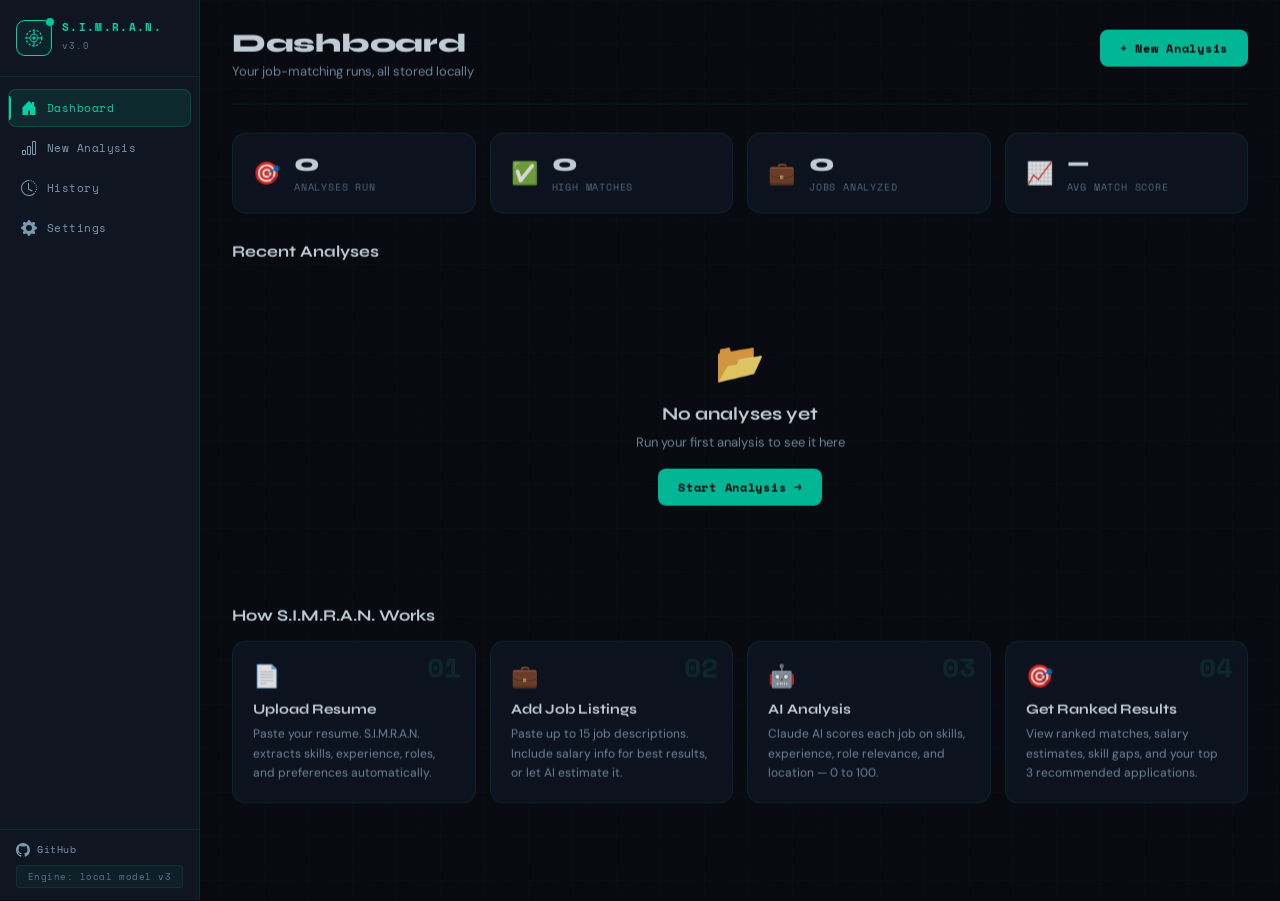
<file: index.html>
<!DOCTYPE html>
<html lang="en">
<head>
  <meta charset="UTF-8">
  <title>S.I.M.R.A.N.</title>
  <!-- the app lives in web/; this just forwards Pages visitors there -->
  <meta http-equiv="refresh" content="0; url=web/">
  <link rel="canonical" href="web/">
</head>
<body>
  <p>Redirecting to the app… <a href="web/">click here</a> if nothing happens.</p>
</body>
</html>
</file>
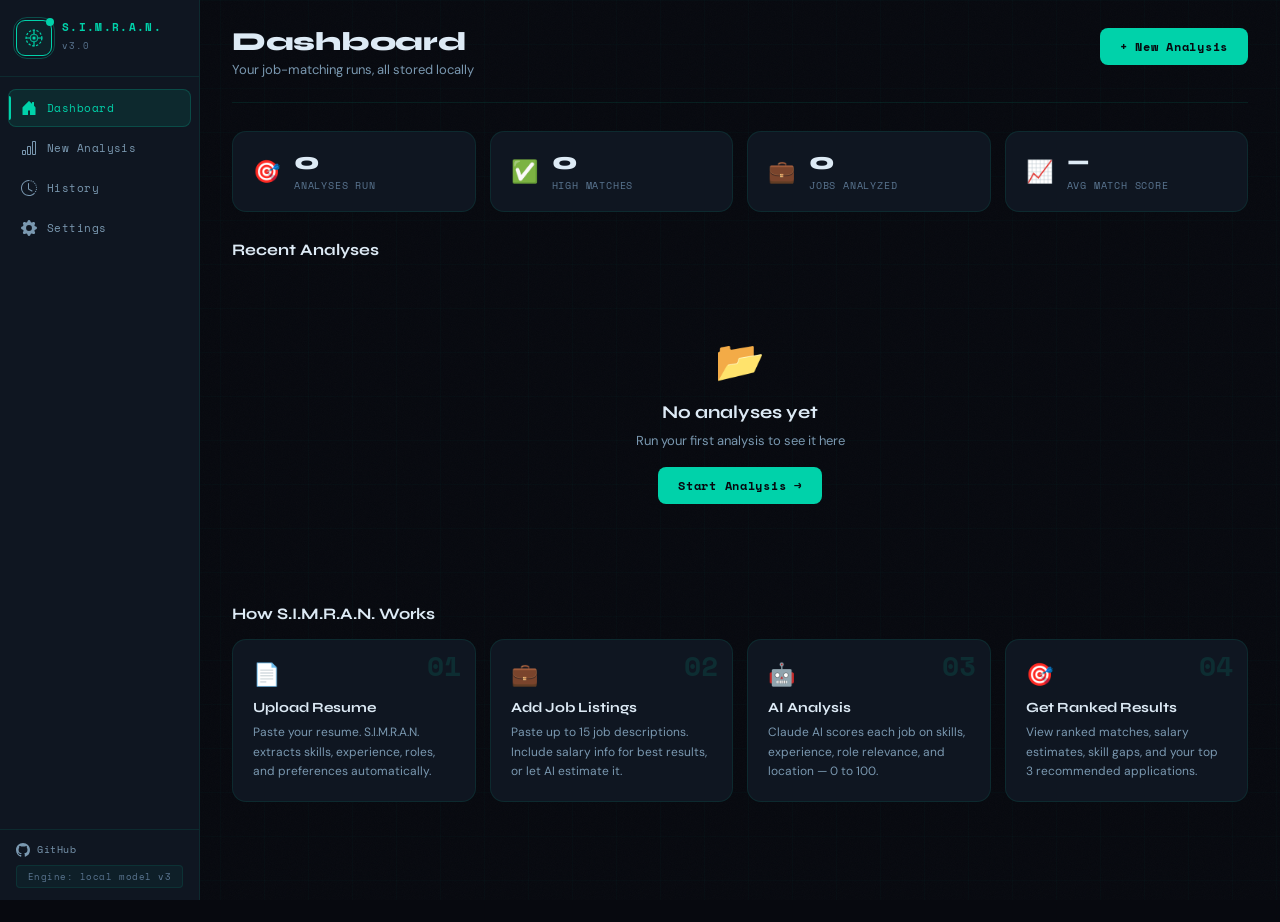
<file: web/index.html>
<!DOCTYPE html>
<html lang="en">
<head>
  <meta charset="UTF-8" />
  <meta name="viewport" content="width=device-width, initial-scale=1.0"/>
  <title>S.I.M.R.A.N. — AI Job Hunting Assistant</title>
  <meta name="description" content="Smart Intelligent Model for Recruitment and Analysis Network — AI-powered job matching engine."/>
  <link rel="icon" type="image/svg+xml" href="assets/favicon.svg"/>
  <link href="https://fonts.googleapis.com/css2?family=Space+Mono:ital,wght@0,400;0,700;1,400&family=Syne:wght@400;600;700;800&family=DM+Sans:opsz,wght@9..40,300;9..40,400;9..40,500&display=swap" rel="stylesheet"/>
  <link rel="stylesheet" href="css/main.css"/>
  <link rel="stylesheet" href="css/components.css"/>
  <link rel="stylesheet" href="css/results.css"/>
  <link rel="stylesheet" href="css/animations.css"/>
</head>
<body>
  <div class="noise-overlay"></div>
  <div class="grid-overlay"></div>

  <!-- SIDEBAR NAV -->
  <aside class="sidebar" id="sidebar">
    <div class="sidebar-logo">
      <div class="logo-icon">
        <div class="logo-pulse"></div>
        <svg width="22" height="22" viewBox="0 0 28 28" fill="none">
          <circle cx="14" cy="14" r="10" stroke="#00d2aa" stroke-width="1.5" stroke-dasharray="3 2"/>
          <circle cx="14" cy="14" r="5" fill="rgba(0,210,170,0.12)" stroke="#00d2aa" stroke-width="1"/>
          <circle cx="14" cy="14" r="2" fill="#00d2aa"/>
          <line x1="14" y1="4" x2="14" y2="9" stroke="#00d2aa" stroke-width="1.5" stroke-linecap="round"/>
          <line x1="14" y1="19" x2="14" y2="24" stroke="#00d2aa" stroke-width="1.5" stroke-linecap="round"/>
          <line x1="4" y1="14" x2="9" y2="14" stroke="#00d2aa" stroke-width="1.5" stroke-linecap="round"/>
          <line x1="19" y1="14" x2="24" y2="14" stroke="#00d2aa" stroke-width="1.5" stroke-linecap="round"/>
        </svg>
      </div>
      <div>
        <span class="logo-name">S.I.M.R.A.N.</span>
        <span class="logo-ver">v3.0</span>
      </div>
    </div>

    <nav class="sidebar-nav">
      <a class="nav-item active" data-page="home" onclick="navTo('home')">
        <svg width="16" height="16" viewBox="0 0 16 16" fill="currentColor"><path d="M8.354 1.146a.5.5 0 0 0-.708 0l-6 6A.5.5 0 0 0 1.5 7.5v7a.5.5 0 0 0 .5.5h4.5a.5.5 0 0 0 .5-.5v-4h2v4a.5.5 0 0 0 .5.5H14a.5.5 0 0 0 .5-.5v-7a.5.5 0 0 0-.146-.354L13 5.793V2.5a.5.5 0 0 0-.5-.5h-1a.5.5 0 0 0-.5.5v1.293L8.354 1.146z"/></svg>
        Dashboard
      </a>
      <a class="nav-item" data-page="analyze" onclick="navTo('analyze')">
        <svg width="16" height="16" viewBox="0 0 16 16" fill="currentColor"><path d="M4 11H2v3h2v-3zm5-4H7v7h2V7zm5-5v12h-2V2h2zm-2-1a1 1 0 0 0-1 1v12a1 1 0 0 0 1 1h2a1 1 0 0 0 1-1V2a1 1 0 0 0-1-1h-2zM6 7a1 1 0 0 1 1-1h2a1 1 0 0 1 1 1v7a1 1 0 0 1-1 1H7a1 1 0 0 1-1-1V7zm-5 4a1 1 0 0 1 1-1h2a1 1 0 0 1 1 1v3a1 1 0 0 1-1 1H2a1 1 0 0 1-1-1v-3z"/></svg>
        New Analysis
      </a>
      <a class="nav-item" data-page="history" onclick="navTo('history')">
        <svg width="16" height="16" viewBox="0 0 16 16" fill="currentColor"><path d="M8.515 1.019A7 7 0 0 0 8 1V0a8 8 0 0 1 .589.022l-.074.997zm2.004.45a7.003 7.003 0 0 0-.985-.299l.219-.976c.383.086.76.2 1.126.342l-.36.933zm1.37.71a7.01 7.01 0 0 0-.439-.27l.493-.87a8.025 8.025 0 0 1 .979.654l-.615.789a6.996 6.996 0 0 0-.418-.302zm1.834 1.79a6.99 6.99 0 0 0-.653-.796l.724-.69c.27.285.52.59.747.91l-.818.576zm.744 1.352a7.08 7.08 0 0 0-.214-.468l.893-.45a7.976 7.976 0 0 1 .45 1.088l-.95.313a7.023 7.023 0 0 0-.179-.483zm.53 2.507a6.991 6.991 0 0 0-.1-1.025l.985-.17c.067.386.106.778.116 1.17l-1 .025zm-.131 1.538c.033-.17.06-.339.081-.51l.993.123a7.957 7.957 0 0 1-.23 1.155l-.964-.267c.046-.165.086-.332.12-.501zm-.952 2.379c.184-.29.346-.594.486-.908l.914.405c-.16.36-.345.706-.555 1.038l-.845-.535zm-.964 1.205c.122-.122.239-.248.35-.378l.758.653a8.073 8.073 0 0 1-.401.432l-.707-.707z"/><path d="M8 1a7 7 0 1 0 4.95 11.95l.707.707A8.001 8.001 0 1 1 8 0v1z"/><path d="M7.5 3a.5.5 0 0 1 .5.5v5.21l3.248 1.856a.5.5 0 0 1-.496.868l-3.5-2A.5.5 0 0 1 7 9V3.5a.5.5 0 0 1 .5-.5z"/></svg>
        History
      </a>
      <a class="nav-item" data-page="skills" onclick="navTo('skills')">
        <svg width="16" height="16" viewBox="0 0 16 16" fill="currentColor"><path d="M9.405 1.05c-.413-1.4-2.397-1.4-2.81 0l-.1.34a1.464 1.464 0 0 1-2.105.872l-.31-.17c-1.283-.698-2.686.705-1.987 1.987l.169.311c.446.82.023 1.841-.872 2.105l-.34.1c-1.4.413-1.4 2.397 0 2.81l.34.1a1.464 1.464 0 0 1 .872 2.105l-.17.31c-.698 1.283.705 2.686 1.987 1.987l.311-.169a1.464 1.464 0 0 1 2.105.872l.1.34c.413 1.4 2.397 1.4 2.81 0l.1-.34a1.464 1.464 0 0 1 2.105-.872l.31.17c1.283.698 2.686-.705 1.987-1.987l-.169-.311a1.464 1.464 0 0 1 .872-2.105l.34-.1c1.4-.413 1.4-2.397 0-2.81l-.34-.1a1.464 1.464 0 0 1-.872-2.105l.17-.31c.698-1.283-.705-2.686-1.987-1.987l-.311.169a1.464 1.464 0 0 1-2.105-.872l-.1-.34zM8 10.93a2.929 2.929 0 1 1 0-5.86 2.929 2.929 0 0 1 0 5.858z"/></svg>
        Settings
      </a>
    </nav>

    <div class="sidebar-footer">
      <a href="https://github.com/Aranya2801/S.I.M.R.A.N.-Smart-Intelligent-Model-for-Recruitment-and-Analysis-Network" target="_blank" class="gh-link">
        <svg width="14" height="14" viewBox="0 0 16 16" fill="currentColor"><path d="M8 0C3.58 0 0 3.58 0 8c0 3.54 2.29 6.53 5.47 7.59.4.07.55-.17.55-.38 0-.19-.01-.82-.01-1.49-2.01.37-2.53-.49-2.69-.94-.09-.23-.48-.94-.82-1.13-.28-.15-.68-.52-.01-.53.63-.01 1.08.58 1.23.82.72 1.21 1.87.87 2.33.66.07-.52.28-.87.51-1.07-1.78-.2-3.64-.89-3.64-3.95 0-.87.31-1.59.82-2.15-.08-.2-.36-1.02.08-2.12 0 0 .67-.21 2.2.82.64-.18 1.32-.27 2-.27.68 0 1.36.09 2 .27 1.53-1.04 2.2-.82 2.2-.82.44 1.1.16 1.92.08 2.12.51.56.82 1.27.82 2.15 0 3.07-1.87 3.75-3.65 3.95.29.25.54.73.54 1.48 0 1.07-.01 1.93-.01 2.2 0 .21.15.46.55.38A8.013 8.013 0 0016 8c0-4.42-3.58-8-8-8z"/></svg>
        GitHub
      </a>
      <div class="ai-badge" id="engineBadge">Engine: local model v3</div>
    </div>
  </aside>

  <!-- MAIN CONTENT -->
  <main class="main-content" id="mainContent">

    <!-- PAGE: HOME / DASHBOARD -->
    <div class="page active" id="page-home">
      <div class="page-header">
        <div>
          <h1 class="page-title">Dashboard</h1>
          <p class="page-sub">Your job-matching runs, all stored locally</p>
        </div>
        <div class="header-actions">
          
          <button class="btn btn-primary" onclick="navTo('analyze')">+ New Analysis</button>
        </div>
      </div>

      <!-- Stats Row -->
      <div class="stats-row" id="statsRow">
        <div class="stat-box">
          <div class="stat-icon">🎯</div>
          <div class="stat-info">
            <span class="stat-num" id="statAnalyses">0</span>
            <span class="stat-label">Analyses Run</span>
          </div>
        </div>
        <div class="stat-box">
          <div class="stat-icon">✅</div>
          <div class="stat-info">
            <span class="stat-num" id="statHighMatches">0</span>
            <span class="stat-label">High Matches</span>
          </div>
        </div>
        <div class="stat-box">
          <div class="stat-icon">💼</div>
          <div class="stat-info">
            <span class="stat-num" id="statJobs">0</span>
            <span class="stat-label">Jobs Analyzed</span>
          </div>
        </div>
        <div class="stat-box">
          <div class="stat-icon">📈</div>
          <div class="stat-info">
            <span class="stat-num" id="statAvgScore">—</span>
            <span class="stat-label">Avg Match Score</span>
          </div>
        </div>
      </div>

      <!-- Recent History -->
      <div class="section-header">
        <h2 class="section-title-main">Recent Analyses</h2>
      </div>
      <div id="historyCards" class="history-cards">
        <div class="empty-state">
          <div class="empty-icon">🔍</div>
          <div class="empty-title">No analyses yet</div>
          <div class="empty-sub">Run your first job match analysis to see results here</div>
          <button class="btn btn-primary" onclick="navTo('analyze')" style="margin-top:16px">Start Analysis →</button>
        </div>
      </div>

      <!-- How it works -->
      <div class="section-header" style="margin-top:40px">
        <h2 class="section-title-main">How S.I.M.R.A.N. Works</h2>
      </div>
      <div class="how-grid">
        <div class="how-card">
          <div class="how-num">01</div>
          <div class="how-icon">📄</div>
          <div class="how-title">Upload Resume</div>
          <div class="how-desc">Paste your resume. S.I.M.R.A.N. extracts skills, experience, roles, and preferences automatically.</div>
        </div>
        <div class="how-card">
          <div class="how-num">02</div>
          <div class="how-icon">💼</div>
          <div class="how-title">Add Job Listings</div>
          <div class="how-desc">Paste up to 15 job descriptions. Include salary info for best results, or let AI estimate it.</div>
        </div>
        <div class="how-card">
          <div class="how-num">03</div>
          <div class="how-icon">🤖</div>
          <div class="how-title">AI Analysis</div>
          <div class="how-desc">Claude AI scores each job on skills, experience, role relevance, and location — 0 to 100.</div>
        </div>
        <div class="how-card">
          <div class="how-num">04</div>
          <div class="how-icon">🎯</div>
          <div class="how-title">Get Ranked Results</div>
          <div class="how-desc">View ranked matches, salary estimates, skill gaps, and your top 3 recommended applications.</div>
        </div>
      </div>
    </div>

    <!-- PAGE: ANALYZE -->
    <div class="page" id="page-analyze">
      <div class="page-header">
        <div>
          <h1 class="page-title">New Analysis</h1>
          <p class="page-sub">Match your resume against job listings</p>
        </div>
        <div class="step-pills">
          <span class="step-pill active" id="sp1">1 · Resume</span>
          <span class="step-arrow">→</span>
          <span class="step-pill" id="sp2">2 · Jobs</span>
          <span class="step-arrow">→</span>
          <span class="step-pill" id="sp3">3 · Options</span>
          <span class="step-arrow">→</span>
          <span class="step-pill" id="sp4">4 · Results</span>
        </div>
      </div>

      <!-- Step 1: Resume -->
      <div class="step-content active" id="sc1">
        <div class="card">
          <div class="card-label">
            Resume / CV
            <button class="sample-btn" id="sampleResBtn">Load Sample Resume</button>
          </div>
          <textarea id="resumeTxt" rows="16" placeholder="Paste your full resume here...

Include:
• Work experience (company, role, dates, responsibilities)
• Skills & technologies
• Education
• Projects & certifications
• Location preference"></textarea>
          <div class="char-count" id="resumeCount">0 characters</div>
        </div>

        <!-- Resume Tips -->
        <div class="tips-grid">
          <div class="tip-card">💡 Mention skills inside your experience bullets, not only in the skills list — the model checks for evidence</div>
          <div class="tip-card">📍 Mention your location and remote preferences for better location scoring</div>
          <div class="tip-card">🗓 Include dates so experience years can be calculated accurately</div>
          <div class="tip-card">🏆 Add certifications and notable projects to boost your profile</div>
        </div>

        <div class="btn-row">
          <button class="btn btn-primary" id="toJobsBtn">Continue to Jobs →</button>
        </div>
      </div>

      <!-- Step 2: Jobs -->
      <div class="step-content" id="sc2">
        <div class="card">
          <div class="card-label">
            Job Listings
            <div style="display:flex;gap:8px;margin-left:auto">
              <button class="sample-btn" id="sampleJobsBtn">Load Sample Jobs</button>
              <button class="sample-btn" id="clearJobsBtn">Clear All</button>
            </div>
          </div>
          <div class="jobs-list" id="jobsList"></div>
          <button class="btn btn-add" id="addJobBtn">+ Add Another Job</button>
        </div>
        <div class="btn-row">
          <button class="btn btn-ghost" onclick="backToStep(1)">← Back</button>
          <button class="btn btn-primary" id="toOptionsBtn">Continue to Options →</button>
        </div>
      </div>

      <!-- Step 3: Options -->
      <div class="step-content" id="sc3">
        <div class="card">
          <div class="card-label">Analysis Options</div>
          <div class="options-grid">
            <div class="option-group">
              <label class="opt-label">Minimum Match Score Threshold</label>
              <div class="slider-row">
                <input type="range" id="minScore" min="0" max="80" value="40" class="slider">
                <span class="slider-val" id="minScoreVal">40</span>
              </div>
              <div class="opt-hint">Jobs below this score will be excluded from results</div>
            </div>
            <div class="option-group">
              <label class="opt-label">What the model weighs <span class="opt-hint-inline">(learned, see docs/REPORT.md)</span></label>
              <div class="weights-grid" id="learnedWeights"></div>
            </div>
            <div class="option-group">
              <label class="opt-label">Preferences</label>
              <div class="toggle-list">
                <label class="toggle-item">
                  <input type="checkbox" id="prefBlind" checked>
                  <span class="toggle-track"><span class="toggle-thumb"></span></span>
                  Blind screening (hide name, contact, affiliations)
                </label>
                <label class="toggle-item">
                  <input type="checkbox" id="prefRemote">
                  <span class="toggle-track"><span class="toggle-thumb"></span></span>
                  Boost remote-friendly jobs
                </label>
                <label class="toggle-item">
                  <input type="checkbox" id="prefSalary" checked>
                  <span class="toggle-track"><span class="toggle-thumb"></span></span>
                  Estimate missing salaries (Claude mode only)
                </label>
                <label class="toggle-item">
                  <input type="checkbox" id="prefStrict">
                  <span class="toggle-track"><span class="toggle-thumb"></span></span>
                  Strict mode (penalize overqualification)
                </label>
              </div>
            </div>
            <div class="option-group">
              <label class="opt-label">Output Language <span class="opt-hint-inline">(Claude mode only)</span></label>
              <select class="sel" id="outputLang">
                <option value="English">English</option>
                <option value="Spanish">Spanish</option>
                <option value="French">French</option>
                <option value="German">German</option>
                <option value="Hindi">Hindi</option>
              </select>
            </div>
          </div>
        </div>
        <div class="btn-row">
          <button class="btn btn-ghost" onclick="backToStep(2)">← Back</button>
          <button class="btn btn-primary" id="analyzeBtn">
            <svg width="14" height="14" viewBox="0 0 16 16" fill="currentColor"><path d="M9.405 1.05c-.413-1.4-2.397-1.4-2.81 0l-.1.34a1.464 1.464 0 0 1-2.105.872l-.31-.17c-1.283-.698-2.686.705-1.987 1.987l.169.311c.446.82.023 1.841-.872 2.105l-.34.1c-1.4.413-1.4 2.397 0 2.81l.34.1a1.464 1.464 0 0 1 .872 2.105l-.17.31c-.698 1.283.705 2.686 1.987 1.987l.311-.169a1.464 1.464 0 0 1 2.105.872l.1.34c.413 1.4 2.397 1.4 2.81 0l.1-.34a1.464 1.464 0 0 1 2.105-.872l.31.17c1.283.698 2.686-.705 1.987-1.987l-.169-.311a1.464 1.464 0 0 1 .872-2.105l.34-.1c1.4-.413 1.4-2.397 0-2.81l-.34-.1a1.464 1.464 0 0 1-.872-2.105l.17-.31c.698-1.283-.705-2.686-1.987-1.987l-.311.169a1.464 1.464 0 0 1-2.105-.872l-.1-.34z"/><circle cx="8" cy="8" r="2.5"/></svg>
            Run S.I.M.R.A.N. Analysis
          </button>
        </div>
      </div>

      <!-- Step 4: Results -->
      <div class="step-content" id="sc4">
        <!-- Loading -->
        <div id="loadDiv">
          <div class="loading-screen">
            <div class="radar-wrap">
              <div class="radar-ring"></div>
              <div class="radar-ring"></div>
              <div class="radar-ring"></div>
              <div class="radar-ctr">
                <svg width="18" height="18" viewBox="0 0 28 28" fill="none">
                  <circle cx="14" cy="14" r="6" fill="rgba(0,210,170,0.2)" stroke="#00d2aa" stroke-width="1.5"/>
                  <circle cx="14" cy="14" r="2.5" fill="#00d2aa"/>
                </svg>
              </div>
            </div>
            <div class="loading-title">S.I.M.R.A.N. Analyzing<span class="dots"><span>.</span><span>.</span><span>.</span></span></div>
            <div class="loading-msg" id="loadMsg">Initializing neural recruitment engine...</div>
            <div class="loading-progress">
              <div class="progress-bar"><div class="progress-fill" id="progressFill"></div></div>
              <span class="progress-pct" id="progressPct">0%</span>
            </div>
          </div>
        </div>

        <!-- Error -->
        <div id="errDiv" style="display:none">
          <div class="error-box">
            <div class="error-icon">⚠</div>
            <div class="error-content">
              <div class="error-title">Analysis Failed</div>
              <div class="error-msg" id="errMsg"></div>
            </div>
          </div>
          <div class="btn-row" style="margin-top:16px">
            <button class="btn btn-ghost" onclick="backToStep(3)">← Try Again</button>
          </div>
        </div>

        <!-- Results -->
        <div id="resDiv" style="display:none">

          <!-- Candidate Profile Card -->
          <div class="result-profile-card" id="profileCard"></div>

          <!-- Score Breakdown Chart -->
          <div class="card" id="scoreChartCard" style="margin-bottom:20px">
            <div class="card-label">Score Distribution</div>
            <div class="chart-area" id="scoreChart"></div>
          </div>

          <!-- Top Picks -->
          <div class="section-title-res" id="picksHeading" style="display:none">
            ⭐ Top Recommendations
          </div>
          <div class="picks-grid" id="picksGrid"></div>

          <!-- Filters Bar -->
          <div class="filters-bar" id="filtersBar">
            <span class="filter-label">Filter:</span>
            <button class="filter-btn active" onclick="filterJobs('all', this)">All</button>
            <button class="filter-btn" onclick="filterJobs('high', this)">High Match</button>
            <button class="filter-btn" onclick="filterJobs('medium', this)">Medium</button>
            <button class="filter-btn" onclick="filterJobs('low', this)">Low</button>
            <span class="filter-label" style="margin-left:auto">Sort:</span>
            <button class="filter-btn active" onclick="sortJobs('score', this)">Score ↓</button>
            <button class="filter-btn" onclick="sortJobs('salary', this)">Salary ↓</button>
          </div>

          <div class="section-title-res" id="allJobsHeading">All Matched Jobs</div>
          <div class="match-list" id="matchList"></div>

          <!-- Export -->
          <div class="export-bar">
            <button class="btn btn-ghost" onclick="exportJSON()">↓ Export JSON</button>
            <button class="btn btn-ghost" onclick="copyReport()">⎘ Copy Report</button>
            <button class="btn btn-primary" onclick="newAnalysis()">+ New Analysis</button>
          </div>
        </div>
      </div>
    </div>

    <!-- PAGE: HISTORY -->
    <div class="page" id="page-history">
      <div class="page-header">
        <div>
          <h1 class="page-title">Analysis History</h1>
          <p class="page-sub">All your past job match analyses</p>
        </div>
        <button class="btn btn-ghost" onclick="clearHistory()">Clear History</button>
      </div>
      <div id="historyPage" class="history-cards">
        <div class="empty-state">
          <div class="empty-icon">📂</div>
          <div class="empty-title">No history yet</div>
          <div class="empty-sub">Your analyses will appear here after you run them</div>
        </div>
      </div>
    </div>

    <!-- PAGE: SETTINGS -->
    <div class="page" id="page-skills">
      <div class="page-header">
        <div>
          <h1 class="page-title">Settings</h1>
          <p class="page-sub">Configure S.I.M.R.A.N. preferences</p>
        </div>
      </div>
      <div class="card" style="margin-bottom:20px">
        <div class="card-label">Matching Engine</div>
        <div class="engine-opts">
          <label class="engine-opt">
            <input type="radio" name="engine" value="local">
            <div><b>Local model (v3)</b><span>Feature-based ranker trained on SIMRAN-Synth. Runs in this page, works offline, nothing is sent anywhere. Every score is explainable.</span></div>
          </label>
          <label class="engine-opt">
            <input type="radio" name="engine" value="claude">
            <div><b>Claude API</b><span>The original v2 approach: the LLM reads everything and returns scores. Needs your own Anthropic API key. Not covered by the benchmark.</span></div>
          </label>
        </div>
        <div id="claudeFields" class="claude-fields hidden">
          <label class="opt-label">Anthropic API key</label>
          <input type="password" id="apiKey" class="inp" placeholder="sk-ant-..." autocomplete="off">
          <label class="opt-label" style="margin-top:10px">Model</label>
          <input type="text" id="modelName" class="inp" placeholder="claude-sonnet-5-5">
          <div class="opt-hint">The key is saved in this browser's localStorage only. Don't use this mode on a shared computer.</div>
        </div>
        <div class="btn-row" style="margin-top:14px"><button class="btn btn-primary" id="saveSettingsBtn">Save</button></div>
      </div>
      <div class="card" style="margin-bottom:20px">
        <div class="card-label">About S.I.M.R.A.N.</div>
        <div class="about-grid">
          <div class="about-item"><span class="about-key">Version</span><span class="about-val">3.0.0</span></div>
          <div class="about-item"><span class="about-key">Default engine</span><span class="about-val">Local learned ranker (logistic regression, 10 features)</span></div>
          <div class="about-item"><span class="about-key">Author</span><span class="about-val">Aranya2801</span></div>
          <div class="about-item"><span class="about-key">License</span><span class="about-val">MIT</span></div>
          <div class="about-item"><span class="about-key">GitHub</span><span class="about-val"><a href="https://github.com/Aranya2801/S.I.M.R.A.N.-Smart-Intelligent-Model-for-Recruitment-and-Analysis-Network" target="_blank" style="color:var(--accent)">View Repository</a></span></div>
        </div>
      </div>
      <div class="card" style="margin-bottom:20px">
        <div class="card-label">Learned Feature Weights</div>
        <div class="opt-hint" style="margin-bottom:10px">Standardised logistic-regression coefficients of the shipped model. Positive pushes a score up, negative pulls it down. These replace the hand-picked 40/30/20/10 split from v2.</div>
        <div class="weights-grid" id="learnedWeightsSettings"></div>
      </div>
      <div class="card">
        <div class="card-label">Match Level Reference</div>
        <div class="match-ref-grid">
          <div class="match-ref high"><span class="ref-score">≥ 80</span><span class="ref-lbl">High Match</span><span class="ref-desc">Strong candidate — apply with confidence</span></div>
          <div class="match-ref medium"><span class="ref-score">50–79</span><span class="ref-lbl">Medium Match</span><span class="ref-desc">Good fit — worth applying with a strong cover letter</span></div>
          <div class="match-ref low"><span class="ref-score">&lt; 50</span><span class="ref-lbl">Low Match</span><span class="ref-desc">Skill gap exists — consider upskilling first</span></div>
        </div>
      </div>
    </div>

  </main>

  <script src="js/model-data.js"></script>
  <script src="js/engine.js"></script>
  <script src="js/data.js"></script>
  <script src="js/ui.js"></script>
  <script src="js/analysis.js"></script>
  <script src="js/results.js"></script>
  <script src="js/app.js"></script>
</body>
</html>
</file>
<file: web/css/main.css>
/* ============================================
   S.I.M.R.A.N. v2.0 — main.css
   Core layout, variables, typography
============================================ */

*, *::before, *::after { box-sizing: border-box; margin: 0; padding: 0; }

:root {
  --bg:       #07090f;
  --bg2:      #0b0f17;
  --panel:    #0f1621;
  --panel2:   #131c28;
  --border:   rgba(0,210,170,0.1);
  --border2:  rgba(0,210,170,0.25);
  --accent:   #00d2aa;
  --accent2:  #00aaff;
  --accent3:  #ff6b6b;
  --gold:     #f5c842;
  --text:     #ddeaf5;
  --text2:    #a8c0d6;
  --muted:    #5a7590;
  --muted2:   #7a98b0;
  --sidebar:  200px;
  --mono:     'Space Mono', monospace;
  --display:  'Syne', sans-serif;
  --body:     'DM Sans', sans-serif;
  --radius:   10px;
  --radius-lg: 14px;
  --shadow:   0 4px 24px rgba(0,0,0,0.4);
}

html { scroll-behavior: smooth; }

body {
  font-family: var(--body);
  background: var(--bg);
  color: var(--text);
  min-height: 100vh;
  display: flex;
  overflow-x: hidden;
}

/* Background overlays */
.noise-overlay {
  position: fixed; inset: 0; z-index: 0; pointer-events: none;
  opacity: 0.025;
  background-image: url("data:image/svg+xml,%3Csvg viewBox='0 0 256 256' xmlns='http://www.w3.org/2000/svg'%3E%3Cfilter id='noise'%3E%3CfeTurbulence type='fractalNoise' baseFrequency='0.9' numOctaves='4' stitchTiles='stitch'/%3E%3C/filter%3E%3Crect width='100%25' height='100%25' filter='url(%23noise)'/%3E%3C/svg%3E");
  background-size: 200px;
}

.grid-overlay {
  position: fixed; inset: 0; z-index: 0; pointer-events: none;
  background-image:
    linear-gradient(rgba(0,210,170,0.025) 1px, transparent 1px),
    linear-gradient(90deg, rgba(0,210,170,0.025) 1px, transparent 1px);
  background-size: 44px 44px;
}

/* ============================================
   SIDEBAR
============================================ */
.sidebar {
  width: var(--sidebar);
  min-height: 100vh;
  background: var(--panel);
  border-right: 1px solid var(--border);
  display: flex;
  flex-direction: column;
  position: fixed;
  left: 0; top: 0; bottom: 0;
  z-index: 100;
}

.sidebar-logo {
  padding: 20px 16px;
  border-bottom: 1px solid var(--border);
  display: flex;
  align-items: center;
  gap: 10px;
}

.logo-icon {
  width: 36px; height: 36px;
  border: 1.5px solid var(--accent);
  border-radius: 9px;
  display: flex; align-items: center; justify-content: center;
  background: rgba(0,210,170,0.06);
  position: relative; flex-shrink: 0;
}

.logo-pulse {
  position: absolute; top: -3px; right: -3px;
  width: 8px; height: 8px; border-radius: 50%;
  background: var(--accent);
  animation: pdot 2.5s ease-in-out infinite;
}
@keyframes pdot { 0%,100%{opacity:1;transform:scale(1)} 50%{opacity:.3;transform:scale(.6)} }

.logo-name {
  font-family: var(--mono);
  font-size: 11px; font-weight: 700;
  letter-spacing: .12em; color: var(--accent);
  display: block; line-height: 1;
}
.logo-ver {
  font-family: var(--mono); font-size: 9px;
  color: var(--muted); letter-spacing: .1em;
}

/* Nav */
.sidebar-nav {
  flex: 1;
  padding: 12px 8px;
  display: flex;
  flex-direction: column;
  gap: 2px;
}

.nav-item {
  display: flex; align-items: center; gap: 10px;
  padding: 10px 12px;
  border-radius: 8px;
  font-family: var(--mono);
  font-size: 11px; letter-spacing: .04em;
  color: var(--muted2);
  cursor: pointer;
  transition: all .2s;
  text-decoration: none;
  border: 1px solid transparent;
}
.nav-item:hover { background: rgba(0,210,170,.06); color: var(--text2); }
.nav-item.active {
  background: rgba(0,210,170,.1);
  color: var(--accent);
  border-color: rgba(0,210,170,.2);
}

.sidebar-footer {
  padding: 12px 16px;
  border-top: 1px solid var(--border);
  display: flex; flex-direction: column; gap: 8px;
}

.gh-link {
  display: flex; align-items: center; gap: 7px;
  font-family: var(--mono); font-size: 10px;
  color: var(--muted2); text-decoration: none;
  transition: color .2s; letter-spacing: .06em;
}
.gh-link:hover { color: var(--accent); }

.ai-badge {
  font-family: var(--mono); font-size: 9px;
  color: var(--muted); letter-spacing: .06em;
  padding: 4px 8px;
  background: rgba(0,210,170,.05);
  border: 1px solid var(--border);
  border-radius: 4px; text-align: center;
}

/* ============================================
   MAIN CONTENT
============================================ */
.main-content {
  margin-left: var(--sidebar);
  flex: 1;
  padding: 0 32px 80px;
  position: relative; z-index: 1;
  min-height: 100vh;
}

.page { display: none; }
.page.active { display: block; }

.page-header {
  padding: 28px 0 24px;
  border-bottom: 1px solid var(--border);
  margin-bottom: 28px;
  display: flex; align-items: flex-start;
  justify-content: space-between; gap: 16px;
  flex-wrap: wrap;
}

.page-title {
  font-family: var(--display);
  font-size: 26px; font-weight: 800;
  color: var(--text); letter-spacing: -.01em;
  line-height: 1.1;
}

.page-sub {
  font-size: 13px; color: var(--muted2);
  margin-top: 4px; font-family: var(--body);
}

.header-actions { display: flex; align-items: center; gap: 10px; flex-wrap: wrap; }

.status-pill {
  font-family: var(--mono); font-size: 10px;
  padding: 5px 12px; border-radius: 20px;
  letter-spacing: .08em; text-transform: uppercase;
}
.status-pill.online {
  border: 1px solid var(--accent); color: var(--accent);
  background: rgba(0,210,170,.07);
}

/* ============================================
   TYPOGRAPHY & UTILITIES
============================================ */
.section-header {
  display: flex; align-items: center;
  justify-content: space-between; margin-bottom: 16px;
}

.section-title-main {
  font-family: var(--display);
  font-size: 16px; font-weight: 700;
  color: var(--text);
}

@media (max-width: 768px) {
  .sidebar { width: 60px; }
  .sidebar .logo-name, .sidebar .logo-ver, .nav-item span, .sidebar-footer .gh-link span, .ai-badge { display: none; }
  .main-content { margin-left: 60px; padding: 0 16px 60px; }
  .nav-item { justify-content: center; padding: 12px; }
  .logo-icon { margin: 0 auto; }
  .sidebar-logo { justify-content: center; }
}
</file>
<file: web/css/components.css>
/* ============================================
   S.I.M.R.A.N. v2.0 — components.css
   Cards, buttons, forms, inputs, steps
============================================ */

/* ============================================
   BUTTONS
============================================ */
.btn {
  padding: 10px 20px;
  border-radius: 8px;
  font-family: var(--mono);
  font-size: 12px; letter-spacing: .06em;
  cursor: pointer; border: none;
  transition: all .2s;
  display: inline-flex; align-items: center; gap: 8px;
  white-space: nowrap;
}

.btn-primary {
  background: var(--accent); color: #07090f; font-weight: 700;
}
.btn-primary:hover { background: #00e8bc; transform: translateY(-1px); box-shadow: 0 4px 16px rgba(0,210,170,.3); }
.btn-primary:disabled { opacity: .45; cursor: not-allowed; transform: none; box-shadow: none; }

.btn-ghost {
  background: transparent;
  border: 1px solid var(--border2); color: var(--muted2);
}
.btn-ghost:hover { border-color: var(--accent); color: var(--accent); background: rgba(0,210,170,.05); }

.btn-add {
  width: 100%; justify-content: center;
  background: rgba(0,210,170,.05);
  border: 1.5px dashed rgba(0,210,170,.28);
  color: var(--accent); padding: 13px;
  margin-top: 12px; border-radius: 8px;
}
.btn-add:hover { background: rgba(0,210,170,.1); border-color: rgba(0,210,170,.5); }

.btn-row { display: flex; gap: 10px; align-items: center; flex-wrap: wrap; margin-top: 20px; }

.sample-btn {
  background: rgba(0,210,170,.08);
  border: 1px solid rgba(0,210,170,.2);
  color: var(--accent); border-radius: 6px;
  padding: 4px 12px; font-family: var(--mono);
  font-size: 10px; letter-spacing: .06em;
  cursor: pointer; transition: all .2s;
  white-space: nowrap;
}
.sample-btn:hover { background: rgba(0,210,170,.16); }

/* ============================================
   CARDS
============================================ */
.card {
  background: var(--panel);
  border: 1px solid var(--border);
  border-radius: var(--radius-lg);
  padding: 22px;
  margin-bottom: 16px;
  transition: border-color .2s;
}
.card:hover { border-color: rgba(0,210,170,.18); }

.card-label {
  font-family: var(--mono); font-size: 10px;
  letter-spacing: .12em; text-transform: uppercase;
  color: var(--accent); margin-bottom: 14px;
  display: flex; align-items: center; gap: 10px;
}
.card-label::after { content:''; flex:1; height:1px; background: var(--border); }

/* ============================================
   FORM ELEMENTS
============================================ */
textarea {
  width: 100%;
  background: rgba(0,0,0,.35);
  border: 1px solid var(--border);
  border-radius: 8px;
  color: var(--text);
  font-family: var(--mono); font-size: 12px;
  line-height: 1.8; padding: 14px 16px;
  resize: vertical; outline: none;
  transition: border-color .2s;
  caret-color: var(--accent);
}
textarea::placeholder { color: var(--muted); }
textarea:focus { border-color: var(--border2); }

.char-count {
  font-family: var(--mono); font-size: 10px;
  color: var(--muted); text-align: right;
  margin-top: 6px; letter-spacing: .06em;
}

input[type=text], input[type=email] {
  background: rgba(0,0,0,.3);
  border: 1px solid var(--border);
  border-radius: 6px; color: var(--text);
  font-family: var(--body); font-size: 13px;
  padding: 9px 12px; outline: none; width: 100%;
  transition: border-color .2s; caret-color: var(--accent);
}
input[type=text]::placeholder, input[type=email]::placeholder { color: var(--muted); }
input[type=text]:focus, input[type=email]:focus { border-color: var(--border2); }

select.sel {
  background: rgba(0,0,0,.3);
  border: 1px solid var(--border); border-radius: 6px;
  color: var(--text); font-family: var(--body);
  font-size: 13px; padding: 9px 12px;
  outline: none; width: 100%;
  cursor: pointer; transition: border-color .2s;
}
select.sel:focus { border-color: var(--border2); }

/* Slider */
.slider-row { display: flex; align-items: center; gap: 14px; margin: 10px 0 6px; }

.slider {
  -webkit-appearance: none; appearance: none;
  flex: 1; height: 4px;
  background: rgba(0,210,170,.2); border-radius: 2px; outline: none;
  cursor: pointer;
}
.slider::-webkit-slider-thumb {
  -webkit-appearance: none; appearance: none;
  width: 16px; height: 16px; border-radius: 50%;
  background: var(--accent); cursor: pointer;
  border: 2px solid var(--bg);
  box-shadow: 0 0 8px rgba(0,210,170,.4);
}
.slider-val {
  font-family: var(--mono); font-size: 14px;
  font-weight: 700; color: var(--accent); min-width: 28px;
}

/* Toggle */
.toggle-list { display: flex; flex-direction: column; gap: 12px; margin-top: 8px; }

.toggle-item {
  display: flex; align-items: center; gap: 12px;
  font-size: 13px; color: var(--text2); cursor: pointer;
  user-select: none;
}
.toggle-item input { display: none; }

.toggle-track {
  width: 36px; height: 20px; border-radius: 10px;
  background: rgba(0,210,170,.15);
  border: 1px solid rgba(0,210,170,.25);
  position: relative; transition: all .2s; flex-shrink: 0;
}
.toggle-thumb {
  position: absolute; top: 2px; left: 2px;
  width: 14px; height: 14px; border-radius: 50%;
  background: var(--muted); transition: all .2s;
}
.toggle-item input:checked ~ .toggle-track { background: rgba(0,210,170,.3); border-color: var(--accent); }
.toggle-item input:checked ~ .toggle-track .toggle-thumb { left: 18px; background: var(--accent); }

/* ============================================
   STEP PILLS
============================================ */
.step-pills {
  display: flex; align-items: center; gap: 6px; flex-wrap: wrap;
}

.step-pill {
  font-family: var(--mono); font-size: 10px;
  letter-spacing: .08em; padding: 5px 12px;
  border-radius: 20px; border: 1px solid var(--border);
  color: var(--muted); white-space: nowrap;
  transition: all .2s;
}
.step-pill.active {
  background: rgba(0,210,170,.1);
  border-color: rgba(0,210,170,.3); color: var(--accent);
}
.step-pill.done { border-color: rgba(0,210,170,.2); color: var(--muted2); }

.step-arrow { color: var(--muted); font-size: 12px; }

.step-content { display: none; }
.step-content.active { display: block; }

/* ============================================
   JOB CARD (INPUT)
============================================ */
.jobs-list { display: flex; flex-direction: column; gap: 14px; }

.jcard {
  background: rgba(0,0,0,.2);
  border: 1px solid var(--border);
  border-radius: 10px; padding: 18px;
  transition: border-color .2s;
  animation: fadeSlide .3s ease;
}
@keyframes fadeSlide {
  from { opacity: 0; transform: translateY(10px); }
  to   { opacity: 1; transform: translateY(0); }
}
.jcard:hover { border-color: var(--border2); }

.jcard-hdr {
  display: flex; align-items: center; justify-content: space-between;
  margin-bottom: 14px;
}

.jnum {
  font-family: var(--mono); font-size: 10px;
  color: var(--accent); letter-spacing: .12em; text-transform: uppercase;
  display: flex; align-items: center; gap: 8px;
}
.jnum::before {
  content: ''; display: inline-block;
  width: 6px; height: 6px; border-radius: 50%;
  background: var(--accent);
}

.rm-btn {
  background: none;
  border: 1px solid rgba(255,107,107,.25);
  color: var(--accent3); border-radius: 5px;
  padding: 3px 10px; font-size: 11px;
  cursor: pointer; font-family: var(--mono);
  transition: all .2s; letter-spacing: .04em;
}
.rm-btn:hover { background: rgba(255,107,107,.1); border-color: rgba(255,107,107,.4); }

.jgrid {
  display: grid;
  grid-template-columns: 1fr 1fr 1fr;
  gap: 10px; margin-bottom: 10px;
}

.fgrp { display: flex; flex-direction: column; gap: 5px; }
.flbl {
  font-family: var(--mono); font-size: 10px;
  color: var(--muted); letter-spacing: .08em; text-transform: uppercase;
}

/* ============================================
   DASHBOARD STATS
============================================ */
.stats-row {
  display: grid;
  grid-template-columns: repeat(4, 1fr);
  gap: 14px; margin-bottom: 28px;
}

.stat-box {
  background: var(--panel);
  border: 1px solid var(--border);
  border-radius: var(--radius-lg);
  padding: 18px 20px;
  display: flex; align-items: center; gap: 14px;
  transition: border-color .2s;
}
.stat-box:hover { border-color: var(--border2); }

.stat-icon { font-size: 22px; }

.stat-num {
  display: block;
  font-family: var(--display); font-size: 24px; font-weight: 800;
  color: var(--text); line-height: 1;
}

.stat-label {
  display: block;
  font-family: var(--mono); font-size: 10px;
  color: var(--muted); letter-spacing: .08em;
  text-transform: uppercase; margin-top: 4px;
}

/* ============================================
   HOW IT WORKS GRID
============================================ */
.how-grid {
  display: grid;
  grid-template-columns: repeat(4, 1fr);
  gap: 14px; margin-bottom: 40px;
}

.how-card {
  background: var(--panel);
  border: 1px solid var(--border);
  border-radius: var(--radius-lg);
  padding: 20px; position: relative;
  transition: all .2s;
}
.how-card:hover { border-color: var(--border2); transform: translateY(-2px); }

.how-num {
  font-family: var(--mono); font-size: 28px; font-weight: 700;
  color: rgba(0,210,170,.12); position: absolute;
  top: 12px; right: 14px; line-height: 1;
}
.how-icon { font-size: 22px; margin-bottom: 10px; }
.how-title { font-family: var(--display); font-size: 14px; font-weight: 700; margin-bottom: 7px; }
.how-desc { font-size: 12px; color: var(--muted2); line-height: 1.6; }

/* ============================================
   HISTORY CARDS
============================================ */
.history-cards { display: flex; flex-direction: column; gap: 12px; }

.hist-card {
  background: var(--panel);
  border: 1px solid var(--border);
  border-radius: var(--radius-lg); padding: 18px 20px;
  display: flex; align-items: center; gap: 16px;
  cursor: pointer; transition: all .2s;
}
.hist-card:hover { border-color: var(--border2); }

.hist-icon {
  width: 40px; height: 40px; border-radius: 10px;
  background: rgba(0,210,170,.08);
  border: 1px solid rgba(0,210,170,.2);
  display: flex; align-items: center; justify-content: center;
  font-size: 18px; flex-shrink: 0;
}

.hist-info { flex: 1; min-width: 0; }
.hist-title { font-size: 14px; font-weight: 500; margin-bottom: 4px; white-space: nowrap; overflow: hidden; text-overflow: ellipsis; }
.hist-meta { font-family: var(--mono); font-size: 10px; color: var(--muted); letter-spacing: .06em; }

.hist-stats { display: flex; gap: 16px; flex-shrink: 0; }
.hist-stat { text-align: center; }
.hist-stat-num { font-family: var(--mono); font-size: 15px; font-weight: 700; color: var(--accent); display: block; }
.hist-stat-lbl { font-family: var(--mono); font-size: 9px; color: var(--muted); letter-spacing: .08em; text-transform: uppercase; }

/* ============================================
   OPTIONS GRID
============================================ */
.options-grid { display: grid; grid-template-columns: 1fr 1fr; gap: 20px; }
.option-group { display: flex; flex-direction: column; gap: 6px; }
.opt-label { font-family: var(--mono); font-size: 10px; color: var(--muted); letter-spacing: .1em; text-transform: uppercase; }
.opt-hint { font-size: 11px; color: var(--muted); line-height: 1.5; }

.weights-grid { display: flex; flex-direction: column; gap: 8px; margin-top: 4px; }
.weight-item { display: flex; align-items: center; gap: 10px; }
.weight-lbl { font-family: var(--mono); font-size: 11px; color: var(--text2); min-width: 90px; }
.weight-bar { flex:1; height: 5px; background: rgba(255,255,255,.06); border-radius: 3px; overflow: hidden; }
.weight-fill { height: 100%; background: var(--accent); border-radius: 3px; transition: width .4s; }
.weight-pct { font-family: var(--mono); font-size: 11px; color: var(--muted2); min-width: 32px; text-align: right; }

/* ============================================
   TIPS
============================================ */
.tips-grid {
  display: grid; grid-template-columns: 1fr 1fr;
  gap: 10px; margin-bottom: 16px;
}
.tip-card {
  background: rgba(0,170,255,.04);
  border: 1px solid rgba(0,170,255,.12);
  border-radius: 8px; padding: 11px 14px;
  font-size: 12px; color: var(--muted2); line-height: 1.5;
}

/* ============================================
   SETTINGS PAGE
============================================ */
.about-grid { display: flex; flex-direction: column; gap: 10px; }
.about-item { display: flex; justify-content: space-between; padding: 8px 0; border-bottom: 1px solid var(--border); }
.about-key { font-family: var(--mono); font-size: 11px; color: var(--muted); letter-spacing: .06em; }
.about-val { font-size: 13px; color: var(--text2); }

.scoring-table { display: flex; flex-direction: column; gap: 0; }
.scoring-row { display: grid; grid-template-columns: 1.2fr .6fr 2fr; align-items: center; gap: 12px; padding: 10px 12px; border-bottom: 1px solid var(--border); font-size: 12px; }
.scoring-row.header { font-family: var(--mono); font-size: 10px; color: var(--muted); letter-spacing: .08em; text-transform: uppercase; background: rgba(0,0,0,.15); border-radius: 6px 6px 0 0; }

.badge-accent, .badge-gold, .badge-blue, .badge-red {
  font-family: var(--mono); font-size: 11px; font-weight: 700;
  padding: 2px 8px; border-radius: 4px;
}
.badge-accent { background: rgba(0,210,170,.1); color: var(--accent); }
.badge-gold   { background: rgba(245,200,66,.1); color: var(--gold); }
.badge-blue   { background: rgba(0,170,255,.1); color: var(--accent2); }
.badge-red    { background: rgba(255,107,107,.1); color: var(--accent3); }

.match-ref-grid { display: grid; grid-template-columns: 1fr 1fr 1fr; gap: 12px; }
.match-ref { border-radius: 10px; padding: 16px; border: 1px solid; }
.match-ref.high   { background: rgba(0,210,170,.05); border-color: rgba(0,210,170,.25); }
.match-ref.medium { background: rgba(245,200,66,.05); border-color: rgba(245,200,66,.25); }
.match-ref.low    { background: rgba(107,128,153,.05); border-color: rgba(107,128,153,.2); }
.ref-score { font-family: var(--mono); font-size: 20px; font-weight: 700; display: block; margin-bottom: 5px; }
.match-ref.high   .ref-score { color: var(--accent); }
.match-ref.medium .ref-score { color: var(--gold); }
.match-ref.low    .ref-score { color: var(--muted2); }
.ref-lbl { font-family: var(--mono); font-size: 11px; font-weight: 700; display: block; margin-bottom: 6px; }
.ref-desc { font-size: 12px; color: var(--muted2); line-height: 1.5; }

/* ============================================
   EMPTY STATE
============================================ */
.empty-state { text-align: center; padding: 60px 20px; }
.empty-icon { font-size: 40px; margin-bottom: 14px; }
.empty-title { font-family: var(--display); font-size: 18px; font-weight: 700; margin-bottom: 8px; }
.empty-sub { font-size: 13px; color: var(--muted2); line-height: 1.6; }

/* Responsive */
@media(max-width:900px){
  .stats-row { grid-template-columns: 1fr 1fr; }
  .how-grid { grid-template-columns: 1fr 1fr; }
  .jgrid { grid-template-columns: 1fr 1fr; }
  .options-grid { grid-template-columns: 1fr; }
  .match-ref-grid { grid-template-columns: 1fr; }
}
@media(max-width:600px){
  .stats-row { grid-template-columns: 1fr 1fr; }
  .how-grid { grid-template-columns: 1fr; }
  .tips-grid { grid-template-columns: 1fr; }
  .step-pills { display: none; }
}

/* ---- v3: engine picker, settings inputs, learned weights ---- */
.hidden { display: none !important; }
.opt-hint-inline { font-size: 10px; color: var(--muted); font-weight: 400; text-transform: none; letter-spacing: 0; }
.engine-opts { display: grid; grid-template-columns: 1fr 1fr; gap: 12px; }
.engine-opt {
  display: flex; gap: 10px; align-items: flex-start; cursor: pointer;
  padding: 12px 14px; border: 1px solid var(--border); border-radius: 10px; background: rgba(255,255,255,.015);
}
.engine-opt:has(input:checked) { border-color: var(--accent); background: rgba(0,210,170,.05); }
.engine-opt input { margin-top: 3px; accent-color: var(--accent); }
.engine-opt b { display: block; font-size: 13px; margin-bottom: 3px; }
.engine-opt span { font-size: 12px; color: var(--muted2); line-height: 1.5; }
.claude-fields { margin-top: 14px; display: flex; flex-direction: column; gap: 4px; max-width: 420px; }
.inp {
  width: 100%; background: var(--bg2); border: 1px solid var(--border); border-radius: 8px;
  color: var(--text); padding: 9px 12px; font-family: var(--mono); font-size: 12px; outline: none;
}
.inp:focus { border-color: var(--accent); }
.weight-fill.neg { background: #ff6b6b; }
.weight-lbl.wide { min-width: 210px; font-family: var(--body); font-size: 12px; }
@media (max-width: 720px) { .engine-opts { grid-template-columns: 1fr; } .weight-lbl.wide { min-width: 140px; } }
</file>
<file: web/css/results.css>
/* ============================================
   S.I.M.R.A.N. v2.0 — results.css
   Loading, match cards, charts, export
============================================ */

/* ============================================
   LOADING
============================================ */
.loading-screen {
  padding: 70px 0; text-align: center;
}

.radar-wrap {
  width: 100px; height: 100px;
  margin: 0 auto 28px;
  position: relative;
}

.radar-ring {
  position: absolute; inset: 0; border-radius: 50%;
  border: 1.5px solid rgba(0,210,170,.25);
  animation: radarEx 2.2s ease-out infinite;
}
.radar-ring:nth-child(2) { animation-delay: .7s; }
.radar-ring:nth-child(3) { animation-delay: 1.4s; }

@keyframes radarEx {
  0%   { transform: scale(.08); opacity: .9; }
  100% { transform: scale(1.6); opacity: 0; }
}

.radar-ctr {
  position: absolute; inset: 32%;
  border-radius: 50%;
  background: rgba(0,210,170,.1);
  border: 1.5px solid var(--accent);
  display: flex; align-items: center; justify-content: center;
  animation: ctrPulse 2.2s ease-in-out infinite;
}
@keyframes ctrPulse { 0%,100%{box-shadow:0 0 10px rgba(0,210,170,.2)} 50%{box-shadow:0 0 24px rgba(0,210,170,.5)} }

.loading-title {
  font-family: var(--mono); font-size: 15px;
  color: var(--accent); letter-spacing: .1em;
  text-transform: uppercase; margin-bottom: 10px;
}

.loading-msg {
  font-size: 12px; color: var(--muted2);
  font-family: var(--mono); margin-bottom: 24px;
  transition: all .4s;
}

.loading-progress {
  display: flex; align-items: center; gap: 12px;
  max-width: 300px; margin: 0 auto;
}

.progress-bar {
  flex: 1; height: 4px; border-radius: 2px;
  background: rgba(0,210,170,.15); overflow: hidden;
}

.progress-fill {
  height: 100%; background: var(--accent); border-radius: 2px;
  transition: width .5s ease; width: 0%;
}

.progress-pct {
  font-family: var(--mono); font-size: 11px;
  color: var(--accent); min-width: 36px;
}

.dots span {
  animation: blink 1.2s infinite; display: inline-block;
}
.dots span:nth-child(2) { animation-delay: .2s; }
.dots span:nth-child(3) { animation-delay: .4s; }
@keyframes blink { 0%,80%,100%{opacity:0} 40%{opacity:1} }

/* ============================================
   ERROR
============================================ */
.error-box {
  background: rgba(255,107,107,.06);
  border: 1px solid rgba(255,107,107,.25);
  border-radius: var(--radius-lg);
  padding: 20px 22px;
  display: flex; align-items: flex-start; gap: 14px;
}
.error-icon { font-size: 22px; }
.error-title { font-family: var(--mono); font-size: 13px; font-weight: 700; color: var(--accent3); margin-bottom: 6px; }
.error-msg { font-size: 12px; color: var(--text2); font-family: var(--mono); line-height: 1.6; }

/* ============================================
   RESULT PROFILE CARD
============================================ */
.result-profile-card {
  background: var(--panel);
  border: 1px solid var(--border);
  border-radius: var(--radius-lg); padding: 22px;
  margin-bottom: 20px; position: relative; overflow: hidden;
}

.result-profile-card::before {
  content: '';
  position: absolute; top: 0; left: 0; right: 0; height: 3px;
  background: linear-gradient(90deg, var(--accent), var(--accent2));
}

.profile-grid {
  display: grid;
  grid-template-columns: 1fr 1fr 1fr 2fr;
  gap: 16px;
}

.profile-stat { }
.profile-stat-label {
  font-family: var(--mono); font-size: 10px;
  color: var(--muted); letter-spacing: .1em;
  text-transform: uppercase; margin-bottom: 6px;
}
.profile-stat-value {
  font-family: var(--display); font-size: 18px; font-weight: 800;
  color: var(--text); line-height: 1.1;
}

.skill-tags { display: flex; flex-wrap: wrap; gap: 5px; margin-top: 5px; }
.skill-tag {
  font-family: var(--mono); font-size: 10px;
  padding: 3px 8px; border-radius: 4px;
  background: rgba(0,210,170,.08);
  border: 1px solid rgba(0,210,170,.18);
  color: var(--accent); letter-spacing: .04em;
}

/* ============================================
   SCORE DISTRIBUTION CHART
============================================ */
.chart-area {
  display: flex; align-items: flex-end;
  gap: 6px; height: 80px; padding: 8px 0 0;
}

.chart-bar-wrap {
  flex: 1; display: flex; flex-direction: column;
  align-items: center; gap: 5px;
}

.chart-bar {
  width: 100%; border-radius: 4px 4px 0 0;
  background: var(--accent); min-height: 4px;
  transition: height .6s ease;
  position: relative; cursor: pointer;
}
.chart-bar:hover { opacity: .8; }
.chart-bar.high   { background: var(--accent); }
.chart-bar.medium { background: var(--gold); }
.chart-bar.low    { background: var(--muted); }

.chart-bar-val {
  font-family: var(--mono); font-size: 9px;
  color: var(--muted); letter-spacing: .04em;
}

/* ============================================
   TOP PICKS
============================================ */
.picks-grid {
  display: grid; grid-template-columns: repeat(3, 1fr);
  gap: 14px; margin-bottom: 24px;
}

.pick-card {
  background: rgba(0,210,170,.04);
  border: 1px solid rgba(0,210,170,.18);
  border-radius: var(--radius-lg); padding: 18px;
  position: relative; transition: all .2s;
}
.pick-card:hover { border-color: rgba(0,210,170,.35); transform: translateY(-2px); }

.pick-rank {
  font-family: var(--mono); font-size: 32px; font-weight: 700;
  color: rgba(0,210,170,.12); position: absolute;
  top: 10px; right: 14px; line-height: 1;
}

.pick-crown { font-size: 14px; margin-bottom: 6px; }
.pick-title { font-family: var(--display); font-size: 14px; font-weight: 700; margin-bottom: 3px; }
.pick-co { font-size: 11px; color: var(--accent); font-family: var(--mono); margin-bottom: 8px; letter-spacing: .04em; }
.pick-score { font-family: var(--mono); font-size: 12px; color: var(--muted2); margin-bottom: 8px; }
.pick-reason { font-size: 12px; color: var(--muted2); line-height: 1.55; }

/* ============================================
   FILTERS BAR
============================================ */
.filters-bar {
  display: flex; align-items: center; gap: 6px;
  margin-bottom: 16px; flex-wrap: wrap;
  padding: 10px 14px;
  background: var(--panel);
  border: 1px solid var(--border);
  border-radius: var(--radius);
}

.filter-label {
  font-family: var(--mono); font-size: 10px;
  color: var(--muted); letter-spacing: .08em;
  text-transform: uppercase;
}

.filter-btn {
  font-family: var(--mono); font-size: 11px;
  padding: 4px 12px; border-radius: 6px;
  border: 1px solid var(--border); color: var(--muted2);
  background: transparent; cursor: pointer;
  transition: all .2s; letter-spacing: .04em;
}
.filter-btn:hover { border-color: var(--border2); color: var(--text2); }
.filter-btn.active { background: rgba(0,210,170,.1); border-color: rgba(0,210,170,.3); color: var(--accent); }

/* ============================================
   SECTION TITLE (RESULTS)
============================================ */
.section-title-res {
  font-family: var(--display); font-size: 15px; font-weight: 700;
  color: var(--text); margin: 24px 0 14px;
  display: flex; align-items: center; gap: 10px;
}
.section-title-res::after { content:''; flex:1; height:1px; background: var(--border); }

.count-pill {
  font-family: var(--mono); font-size: 10px;
  padding: 2px 8px; border-radius: 10px;
  background: rgba(0,210,170,.1);
  border: 1px solid rgba(0,210,170,.2);
  color: var(--accent);
}

/* ============================================
   MATCH CARDS
============================================ */
.match-list { display: flex; flex-direction: column; gap: 14px; }

.mcard {
  background: rgba(0,0,0,.18);
  border: 1px solid var(--border);
  border-radius: var(--radius-lg); padding: 20px;
  position: relative; overflow: hidden;
  transition: border-color .2s;
}
.mcard::before {
  content: ''; position: absolute;
  left: 0; top: 0; bottom: 0; width: 3px;
}
.mcard.high::before   { background: var(--accent); }
.mcard.medium::before { background: var(--gold); }
.mcard.low::before    { background: var(--muted); }
.mcard:hover { border-color: var(--border2); }

.mcard-hdr {
  display: flex; align-items: flex-start;
  justify-content: space-between; gap: 12px; margin-bottom: 14px;
}

.m-left { flex: 1; min-width: 0; }
.m-rank { font-family: var(--mono); font-size: 10px; color: var(--muted); letter-spacing: .08em; margin-bottom: 5px; }
.m-title { font-family: var(--display); font-size: 16px; font-weight: 700; margin-bottom: 3px; }
.m-co { font-size: 12px; color: var(--muted2); font-family: var(--mono); }

.m-right { flex-shrink: 0; text-align: right; }

.score-circle {
  width: 56px; height: 56px; border-radius: 50%; border: 2px solid;
  display: flex; flex-direction: column;
  align-items: center; justify-content: center;
  margin-left: auto; margin-bottom: 6px;
}
.score-circle.high   { border-color: var(--accent); background: rgba(0,210,170,.08); }
.score-circle.medium { border-color: var(--gold);   background: rgba(245,200,66,.08); }
.score-circle.low    { border-color: var(--muted);  background: rgba(107,128,153,.07); }

.sc-num {
  font-family: var(--mono); font-size: 15px;
  font-weight: 700; line-height: 1;
}
.score-circle.high   .sc-num { color: var(--accent); }
.score-circle.medium .sc-num { color: var(--gold); }
.score-circle.low    .sc-num { color: var(--muted2); }

.sc-lbl {
  font-family: var(--mono); font-size: 8px;
  letter-spacing: .06em; text-transform: uppercase;
}
.score-circle.high   .sc-lbl { color: var(--accent); }
.score-circle.medium .sc-lbl { color: var(--gold); }
.score-circle.low    .sc-lbl { color: var(--muted); }

.mbadge {
  font-family: var(--mono); font-size: 9px;
  padding: 2px 8px; border-radius: 10px;
  text-transform: uppercase; letter-spacing: .1em;
}
.mbadge.high   { background: rgba(0,210,170,.12); color: var(--accent); border: 1px solid rgba(0,210,170,.25); }
.mbadge.medium { background: rgba(245,200,66,.1);  color: var(--gold);   border: 1px solid rgba(245,200,66,.25); }
.mbadge.low    { background: rgba(107,128,153,.1); color: var(--muted2); border: 1px solid rgba(107,128,153,.2); }

.m-meta {
  display: flex; align-items: center; gap: 16px;
  margin-bottom: 12px; flex-wrap: wrap;
}

.meta-chip {
  display: flex; align-items: center; gap: 5px;
  font-size: 12px; font-family: var(--mono); color: var(--muted2);
}
.meta-sep { color: var(--muted); font-size: 10px; }
.salary-val { font-size: 13px; font-weight: 700; color: var(--accent2); }

.m-reason {
  font-size: 12px; color: var(--muted2); line-height: 1.65;
  margin-bottom: 13px; padding: 10px 13px;
  background: rgba(0,0,0,.2); border-radius: 7px;
  border-left: 2px solid rgba(0,210,170,.25);
}

.pills-row { margin-bottom: 9px; }
.pills-lbl {
  font-family: var(--mono); font-size: 10px;
  color: var(--muted); letter-spacing: .08em;
  text-transform: uppercase; margin-bottom: 5px;
}

.pill {
  display: inline-block; font-size: 10px;
  font-family: var(--mono); padding: 3px 8px;
  border-radius: 4px; margin: 2px 3px 2px 0;
  letter-spacing: .04em;
}
.pill-g { background: rgba(0,210,170,.1); color: var(--accent); border: 1px solid rgba(0,210,170,.2); }
.pill-r { background: rgba(255,107,107,.1); color: var(--accent3); border: 1px solid rgba(255,107,107,.2); }

/* Skill bar mini */
.skill-match-bar {
  display: flex; align-items: center; gap: 10px; margin-bottom: 12px;
}
.smb-label { font-family: var(--mono); font-size: 10px; color: var(--muted); min-width: 80px; }
.smb-track { flex: 1; height: 5px; background: rgba(255,255,255,.06); border-radius: 3px; overflow: hidden; }
.smb-fill { height: 100%; border-radius: 3px; transition: width .8s ease; }

/* ============================================
   EXPORT BAR
============================================ */
.export-bar {
  display: flex; gap: 10px; align-items: center;
  margin-top: 32px; padding-top: 20px;
  border-top: 1px solid var(--border);
  flex-wrap: wrap;
}

/* ============================================
   RESPONSIVE
============================================ */
@media(max-width:900px){
  .picks-grid { grid-template-columns: 1fr 1fr; }
  .profile-grid { grid-template-columns: 1fr 1fr; }
}
@media(max-width:600px){
  .picks-grid { grid-template-columns: 1fr; }
  .profile-grid { grid-template-columns: 1fr 1fr; }
  .filters-bar { display: none; }
}
</file>
<file: web/css/animations.css>
/* ============================================
   S.I.M.R.A.N. v2.0 — animations.css
   All keyframes and transition effects
============================================ */

/* Page transitions */
.page.active {
  animation: pageIn .35s ease;
}

@keyframes pageIn {
  from { opacity: 0; transform: translateY(12px); }
  to   { opacity: 1; transform: translateY(0); }
}

/* Step content transitions */
.step-content.active {
  animation: stepIn .3s ease;
}

@keyframes stepIn {
  from { opacity: 0; transform: translateX(18px); }
  to   { opacity: 1; transform: translateX(0); }
}

/* Card appear */
.mcard {
  animation: cardIn .35s ease both;
}

@keyframes cardIn {
  from { opacity: 0; transform: translateY(14px); }
  to   { opacity: 1; transform: translateY(0); }
}

/* Stagger for match cards */
.mcard:nth-child(1)  { animation-delay: .05s; }
.mcard:nth-child(2)  { animation-delay: .10s; }
.mcard:nth-child(3)  { animation-delay: .15s; }
.mcard:nth-child(4)  { animation-delay: .20s; }
.mcard:nth-child(5)  { animation-delay: .25s; }
.mcard:nth-child(6)  { animation-delay: .30s; }
.mcard:nth-child(7)  { animation-delay: .35s; }
.mcard:nth-child(8)  { animation-delay: .40s; }
.mcard:nth-child(9)  { animation-delay: .45s; }
.mcard:nth-child(10) { animation-delay: .50s; }

/* Pick card hover glow */
.pick-card::after {
  content: '';
  position: absolute; inset: 0; border-radius: inherit;
  background: radial-gradient(ellipse at center, rgba(0,210,170,.06) 0%, transparent 70%);
  opacity: 0; transition: opacity .3s;
  pointer-events: none;
}
.pick-card:hover::after { opacity: 1; }

/* Stat box hover glow */
.stat-box::after {
  content: '';
  position: absolute; inset: 0; border-radius: inherit;
  background: radial-gradient(ellipse at 30% 50%, rgba(0,210,170,.04) 0%, transparent 70%);
  opacity: 0; transition: opacity .3s;
  pointer-events: none;
}
.stat-box { position: relative; }
.stat-box:hover::after { opacity: 1; }

/* Score circle spin on load */
.score-circle {
  animation: scoreIn .5s cubic-bezier(.34,1.56,.64,1) both;
}
.mcard:nth-child(1) .score-circle { animation-delay: .1s; }
.mcard:nth-child(2) .score-circle { animation-delay: .15s; }
.mcard:nth-child(3) .score-circle { animation-delay: .2s; }

@keyframes scoreIn {
  from { transform: scale(0) rotate(-90deg); opacity: 0; }
  to   { transform: scale(1) rotate(0deg); opacity: 1; }
}

/* Skill tags pop in */
.skill-tag {
  animation: tagIn .3s ease both;
}

@keyframes tagIn {
  from { opacity: 0; transform: scale(.85); }
  to   { opacity: 1; transform: scale(1); }
}

/* Logo pulse ring */
.logo-icon::after {
  content: '';
  position: absolute; inset: -4px;
  border-radius: 14px;
  border: 1px solid rgba(0,210,170,.3);
  animation: logoRing 3s ease-in-out infinite;
}

@keyframes logoRing {
  0%, 100% { opacity: 0; transform: scale(1); }
  50% { opacity: .6; transform: scale(1.05); }
}

/* Progress bar shimmer */
.progress-fill::after {
  content: '';
  position: absolute; inset: 0;
  background: linear-gradient(90deg, transparent, rgba(255,255,255,.3), transparent);
  animation: shimmer 1.5s ease-in-out infinite;
  border-radius: inherit;
}
.progress-fill { position: relative; }

@keyframes shimmer {
  from { transform: translateX(-100%); }
  to   { transform: translateX(200%); }
}

/* How-card number float */
.how-num {
  animation: numFloat 4s ease-in-out infinite;
}
@keyframes numFloat {
  0%, 100% { transform: translateY(0); }
  50% { transform: translateY(-4px); }
}

/* Nav item active underline slide */
.nav-item.active::before {
  content: '';
  position: absolute; left: 0; top: 6px; bottom: 6px;
  width: 2px; border-radius: 0 2px 2px 0;
  background: var(--accent);
  animation: navLine .25s ease;
}
.nav-item { position: relative; }

@keyframes navLine {
  from { transform: scaleY(0); }
  to { transform: scaleY(1); }
}

/* Glow on button press */
.btn-primary:active {
  box-shadow: 0 0 20px rgba(0,210,170,.5);
  transform: scale(.98);
}

/* Filter button ripple */
.filter-btn:active { transform: scale(.95); }

/* History card slide in */
.hist-card {
  animation: histIn .3s ease both;
}
.hist-card:nth-child(1) { animation-delay: .05s; }
.hist-card:nth-child(2) { animation-delay: .1s; }
.hist-card:nth-child(3) { animation-delay: .15s; }

@keyframes histIn {
  from { opacity: 0; transform: translateX(-10px); }
  to   { opacity: 1; transform: translateX(0); }
}

/* Score fill bar animation */
.smb-fill {
  animation: barFill .8s cubic-bezier(.22,1,.36,1) both;
}
@keyframes barFill {
  from { width: 0 !important; }
}

/* Radar center rotate */
.radar-ctr svg {
  animation: radarSpin 8s linear infinite;
}
@keyframes radarSpin {
  from { transform: rotate(0deg); }
  to   { transform: rotate(360deg); }
}
</file>
